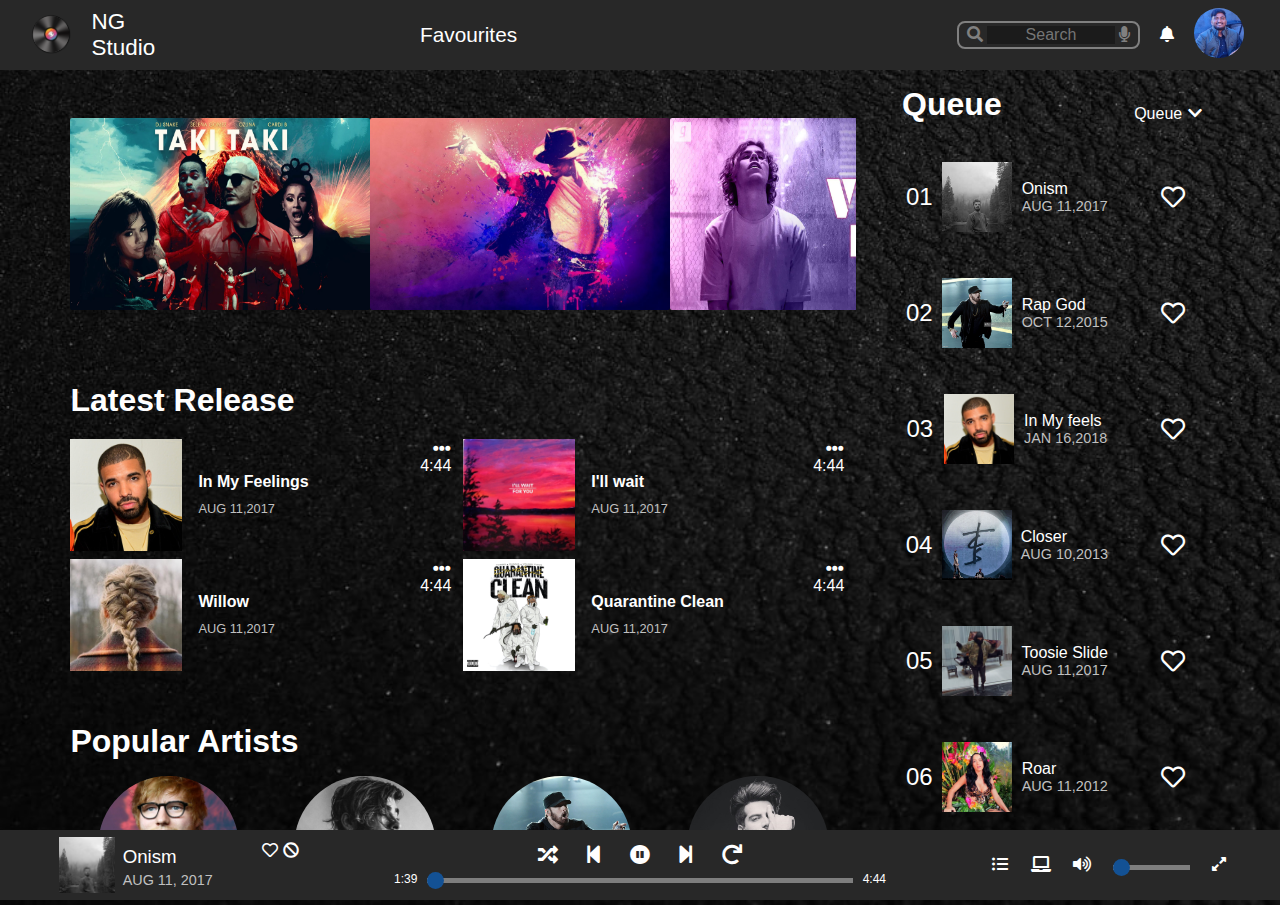
<file: index.html>
<!DOCTYPE html>
<html lang="en">
	<head>
		<meta charset="UTF-8" />
		<meta http-equiv="X-UA-Compatible" content="IE=edge" />
		<meta name="viewport" content="width=device-width, initial-scale=1.0" />

		<!-- Stylesheet for current page -->
		<link rel="stylesheet" href="./main.css" />
		
		<!-- Stylesheet containing responsive controls of current page -->
		<link rel="stylesheet" href="./main-responsive.css" />
		
		<!-- This stylesheet is just used for icons. All the icons embedded on this page are taken from this stylesheet-->
		<link
			rel="stylesheet"
			href="https://cdnjs.cloudflare.com/ajax/libs/font-awesome/5.15.4/css/all.min.css"
			integrity="sha512-1ycn6IcaQQ40/MKBW2W4Rhis/DbILU74C1vSrLJxCq57o941Ym01SwNsOMqvEBFlcgUa6xLiPY/NS5R+E6ztJQ=="
			crossorigin="anonymous"
			referrerpolicy="no-referrer"
		/>

		<!-- favicon link tag -->
		<link rel="icon" href="./Favicon.png" type="image/x-icon" />
		<title>Naveen Studio</title>
	</head>
	<body>
		<!-- The whole body section is divided in 3 parts nav, main and footer -->
		<!-- Main section further contains two aside parts which further have different sections for diferent content -->
		<!-- The complete layout of the page is controlled with flex only. -->
		<nav>
			<!-- Nav section divides into 2 parts logo section and menu section -->
			<div class="nav-logo-section flex-container">
				<div class="nav-logo">
					<a href="./index.html" style="text-decoration: none; color: white">
					<div class="nav-brand flex-container">
						<img src="./images/music-cd.png" alt="Image not found" class="profile-pic brand-logo round-image">
						<span class="brand-logo-text">NG<br>Studio</span>
					</div>
					</a>
				</div>
				<div style="font-size: 1.3rem;">Favourites</div>
			</div>
			<div class="nav-menu-section flex-container">
				<div class="nav-item">
					<div class="search-container">
						<i class="fas fa-search"></i>
						<input type="text" placeholder="Search" id="search-box" />
						<i class="fas fa-microphone"></i>
					</div>
				</div>
				<div class="nav-item"><i class="fas fa-bell"></i></div>
				<div class="nav-item"><img src="./images/Images/profile-pic.jpeg" alt="Image not found" class="profile-pic round-image"></div>
			</div>
		</nav>

		<main>
			<!-- First part of main section is section 1 which contains all data  -->
			<aside class="aside section1">
				<!-- Here are all sections and every section has different content as mentioned in class names -->
				<section class="page_carousel">
					<img src="./images/carousel_images/1370786.jpg" class="carousel_item carousel_image_1">
					<img src="./images/carousel_images/nbKfMq.jpg" class="carousel_item carousel_image_2">
					<img src="./images/carousel_images/size_l_1630096266.jpg" class="carousel_item carousel_image_3">
				</section>

				<section class="latest-release">
					<h1>Latest Release</h1>
					<div class="main-flex">
						<!-- item -->
						<div class="flex-container">
							<div class="latest_release_album flex-container">
								<div class="album_image album_image_1">
									<div class="overlay-content">
										<i class="fas fa-play"></i>
									</div>
								</div>
								<div class="album_details">
								  <p class="album_title">In My Feelings</p>
								  <p class="album_release">AUG 11,2017</p>
								</div>
							</div>
							<div class="album_duration">
								<input type="checkbox" id="latest-release-checkbox-1"
								/>
								<label for="latest-release-checkbox-1"
								><i class="fas fa-ellipsis-h" style="font-size: large; float: right;"></i></label>
								<p class="album_duration_value">4:44</p>
								<div id="latest_release_dropdown1"
								class="latest_release_dropdown"
								>
								<ul>
									<li>Play now</li>
									<li>Add to queue</li>
									<li>Add to favorite</li>
									<li>Get info</li>
								</ul>
								</div>
							</div>	
						</div>
						<!-- item -->
						<div class="flex-container">
							<div class="latest_release_album flex-container">
								<div class="album_image album_image_2">
									<div class="overlay-content">
										<i class="fas fa-play"></i>
									</div>
								</div>
								<div class="album_details">
								  <p class="album_title">I'll wait</p>
								  <p class="album_release">AUG 11,2017</p>
								</div>
							</div>
							<div class="album_duration">
								<input type="checkbox" id="latest-release-checkbox-2"
								/>
								<label for="latest-release-checkbox-2"
								><i class="fas fa-ellipsis-h" style="font-size: large; float: right;"></i></label>
								<p class="album_duration_value">4:44</p>
								<div
								id="latest_release_dropdown2"
								class="latest_release_dropdown"
								>
								<ul>
									<li>Play now</li>
									<li>Add to queue</li>
									<li>Add to favorite</li>
									<li>Get info</li>
								</ul>
								</div>
							</div>	
						</div>
						<!-- item -->
						<div class="flex-container">
							<div class="latest_release_album flex-container">
								<div class="album_image album_image_3">
									<div class="overlay-content">
										<i class="fas fa-play"></i>
									</div>
								</div>
								<div class="album_details">
								  <p class="album_title">Willow</p>
								  <p class="album_release">AUG 11,2017</p>
								</div>
							</div>
							<div class="album_duration">
								<input type="checkbox" id="latest-release-checkbox-3"
								/>
								<label for="latest-release-checkbox-3"
								><i class="fas fa-ellipsis-h" style="font-size: large; float: right;"></i></label>
								<p class="album_duration_value">4:44</p>
								<div
								id="latest_release_dropdown3"
								class="latest_release_dropdown"
								>
								<ul>
									<li>Play now</li>
									<li>Add to queue</li>
									<li>Add to favorite</li>
									<li>Get info</li>
								</ul>
								</div>
							</div>	
						</div>
						<!-- item -->
						<div class="flex-container">
							<div class="latest_release_album flex-container">
								<div class="album_image album_image_4">
									<div class="overlay-content">
										<i class="fas fa-play"></i>
									</div>
								</div>
								<div class="album_details">
								  <p class="album_title">Quarantine Clean</p>
								  <p class="album_release">AUG 11,2017</p>
								</div>
							</div>
							<div class="album_duration">
								<input type="checkbox" id="latest-release-checkbox-4"
								/>
								<label for="latest-release-checkbox-4"
								><i class="fas fa-ellipsis-h" style="font-size: large; float: right;"></i></label>
								<p class="album_duration_value">4:44</p>
								<div
								id="latest_release_dropdown4"
								class="latest_release_dropdown"
								>
								<ul>
									<li>Play now</li>
									<li>Add to queue</li>
									<li>Add to favorite</li>
									<li>Get info</li>
								</ul>
								</div>
							</div>	
						</div>
					</div>
				</section>

				<section class="popular-artists">
					<h1>Popular Artists</h1>
					<div class="flex-container">
						<!-- item -->
                        <div class="artist-card">
							<a href="./artist.html">
								<div class="artist-card-image-container">
									<img src="./images/Images/popular-artist-1.jpg" alt="Can't find image">
									<div class="overlay-content">
										<i class="fas fa-play"></i>
									</div>
								</div>
								<h3>Ed Sheeran</h3>                                
							</a>
						</div>
						<!-- item -->
                        <div class="artist-card">
							<a href="./artist.html">
								<div class="artist-card-image-container">
									<img src="./images/Images/popular-artist-2.jpeg" alt="Can't find image">
									<div class="overlay-content">
										<i class="fas fa-play"></i>
									</div>
								</div>
								<h3>Zayn Malik</h3>                                
							</a>
						</div>
						<!-- item -->
                        <div class="artist-card">
							<a href="./artist.html">
								<div class="artist-card-image-container">
									<img src="./images/Images/popular-artist-3.jpg" alt="Can't find image">
									<div class="overlay-content">
										<i class="fas fa-play"></i>
									</div>
								</div>
								<h3>Eminem</h3>                                
							</a>
						</div>
						<!-- item -->
                        <div class="artist-card">
							<a href="./artist.html">
								<div class="artist-card-image-container">
									<img src="./images/Images/popular-artist-4.jpg" alt="Can't find image">
									<div class="overlay-content">
										<i class="fas fa-play"></i>
									</div>
								</div>
								<h3>Singga</h3>                                
							</a>
						</div>
						<!-- item -->
                        <div class="artist-card">
							<a href="./artist.html">
								<div class="artist-card-image-container">
									<img src="./images/Images/popular-artist-5.jpg" alt="Can't find image">
									<div class="overlay-content">
										<i class="fas fa-play"></i>
									</div>
								</div>
								<h3>Shirley Setia</h3>                                
							</a>
						</div>
						<!-- item -->
                        <div class="artist-card">
							<a href="./artist.html">
								<div class="artist-card-image-container">
									<img src="./images/Images/popular-artist-6.jpg" alt="Can't find image">
									<div class="overlay-content">
										<i class="fas fa-play"></i>
									</div>
								</div>
								<h3>The Chainsmokers</h3>                                
							</a>
						</div>
						<!-- item -->
                        <div class="artist-card">
							<a href="./artist.html">
								<div class="artist-card-image-container">
									<img src="./images/Images/popular-artist-7.jpg" alt="Can't find image">
									<div class="overlay-content">
										<i class="fas fa-play"></i>
									</div>
								</div>
								<h3>Drake</h3>                                
							</a>
						</div>
					</div>
				</section>

				<section>
					<div class="flex-container music-station">
						<!-- item -->
						<div class="station-logo">
							<div class="station-last-background"></div>
							<div class="station-middle-background"></div>
							<div class="station-first-background">
								<div class="station-foreground">
									<img src="./images/Images/gramophone.png" class="station-logo-image">
									<div class="station-text">Stations</div>
								</div>
							</div>
						</div>
						<!-- item -->
						<div class="radio-station-item round-image rs-item-1">
							<div class="overlay-content">
								Love
							</div>
						</div>
						<!-- item -->
						<div class="radio-station-item round-image rs-item-2">
							<div class="overlay-content">
								Chill
							</div>
						</div>
						<!-- item -->
						<div class="radio-station-item round-image rs-item-3">
							<div class="overlay-content">
								Party
							</div>
						</div>
						<!-- item -->
						<div class="radio-station-item round-image rs-item-4">
							<div class="overlay-content">
								Pop
							</div>
						</div>
						<!-- item -->
						<div class="radio-station-item round-image rs-item-5">
							<div class="overlay-content">
								Retro
							</div>
						</div>
						<!-- item -->
						<div class="radio-station-item round-image rs-item-6">
							<div class="overlay-content">
								Gym
							</div>
						</div>
					</div>
				</section>

				<section class="music-genres flex-container">
					<div class="music-genre-card">
						<div class="overlay-content">
							Party
						</div>
						<img src="./images/Images/genre-party.jpg">
					</div>
					<div class="music-genre-card">
						<div class="overlay-content">
							Road Trip
						</div>
						<img src="./images/Images/genre-road.jpg">
					</div>
					<div class="music-genre-card">
						<div class="overlay-content">
							Electronic
						</div>
						<img src="./images/Images/genre-electronic.jpg">
					</div>
				</section>

				<section class="latest-music english-music">
					<!-- Here every song is wrapped in a song-card class -->
					<h1>Latest English</h1>
					<div class="flex-container">
						<div class="song-card">
							<div class="song-image">
								<div class="overlay-fade-content">
									<i class="fas fa-play"></i>
								</div>
								<img src="./images/Images/latest-release-1.jpeg" alt="Can't find image">
							</div>
							<div class="song-details">
								<h3>Onism</h3>
								<p>AUG 11, 2017</p>
							</div>
						</div>
						<div class="song-card">
							<div class="song-image">
								<div class="overlay-fade-content">
									<i class="fas fa-play"></i>
								</div>
								<img src="./images/Images/dynamite.jpg" alt="Can't find image">
							</div>
							<div class="song-details">
								<h3>Dynamite</h3>
								<p>AUG 11, 2017</p>
							</div>
						</div>
						<div class="song-card">
							<div class="song-image">
								<div class="overlay-fade-content">
									<i class="fas fa-play"></i>
								</div>
								<img src="./images/Images/falling.jpg" alt="Can't find image">
							</div>
							<div class="song-details">
								<h3>Falling</h3>
								<p>AUG 11, 2017</p>
							</div>
						</div>
						<div class="song-card">
							<div class="song-image">
								<div class="overlay-fade-content">
									<i class="fas fa-play"></i>
								</div>
								<img src="./images/Images/qurantine clean.jpg" alt="Can't find image">
							</div>
							<div class="song-details">
								<h3>Quarantine Clean</h3>
								<p>AUG 11, 2017</p>
							</div>
						</div>
						<div class="song-card">
							<div class="song-image">
								<div class="overlay-fade-content">
									<i class="fas fa-play"></i>
								</div>
								<img src="./images/Images/Weeknd.jpg" alt="Can't find image">
							</div>
							<div class="song-details">
								<h3>Weekend</h3>
								<p>AUG 11, 2017</p>
							</div>
						</div>
						<div class="song-card">
							<div class="song-image">
								<div class="overlay-fade-content">
									<i class="fas fa-play"></i>
								</div>
								<img src="./images/Images/willow.jpeg" alt="Can't find image">
							</div>
							<div class="song-details">
								<h3>Willow</h3>
								<p>AUG 11, 2017</p>
							</div>
						</div>
					</div>
				</section>

				<section class="latest-music hindi-music">
					<!-- Here every song is wrapped in a song-card class -->
					<h1>Latest Hindi</h1>
					<div class="flex-container">
						<div class="song-card">
							<div class="song-image">
								<div class="overlay-fade-content">
									<i class="fas fa-play"></i>
								</div>
								<img src="./images/Images/tere sang yara.jpg" alt="Can't find image">
							</div>
							<div class="song-details">
								<h3>Tere Sang Yara</h3>
								<p>AUG 11, 2017</p>
							</div>
						</div>
						<div class="song-card">
							<div class="song-image">
								<div class="overlay-fade-content">
									<i class="fas fa-play"></i>
								</div>
								<img src="./images/Images/kaun tujhe.jpg" alt="Can't find image">
							</div>
							<div class="song-details">
								<h3>Kaun Tujhe</h3>
								<p>AUG 11, 2017</p>
							</div>
						</div>
						<div class="song-card">
							<div class="song-image">
								<div class="overlay-fade-content">
									<i class="fas fa-play"></i>
								</div>
								<img src="./images/Images/tera ban jaunga.jpg" alt="Can't find image">
							</div>
							<div class="song-details">
								<h3>Tera Ban Jaunga</h3>
								<p>AUG 11, 2017</p>
							</div>
						</div>
						<div class="song-card">
							<div class="song-image">
								<div class="overlay-fade-content">
									<i class="fas fa-play"></i>
								</div>
								<img src="./images/Images/baarish.jpeg" alt="Can't find image">
							</div>
							<div class="song-details">
								<h3>Baarish</h3>
								<p>AUG 11, 2017</p>
							</div>
						</div>
						<div class="song-card">
							<div class="song-image">
								<div class="overlay-fade-content">
									<i class="fas fa-play"></i>
								</div>
								<img src="./images/Images/galiyaan.jpg" alt="Can't find image">
							</div>
							<div class="song-details">
								<h3>Galiyaan</h3>
								<p>AUG 11, 2017</p>
							</div>
						</div>
						<div class="song-card">
							<div class="song-image">
								<div class="overlay-fade-content">
									<i class="fas fa-play"></i>
								</div>
								<img src="./images/Images/galiyaan.jpg" alt="Can't find image">
							</div>
							<div class="song-details">
								<h3>Humdard</h3>
								<p>AUG 11, 2017</p>
							</div>
						</div>
					</div>
				</section>

			</aside>

			<!-- Here one section of the page completes and second section of page starts -->
			<!-- The input checkbox is just used for toggling the side panel in smaller screens -->
			<!-- On smaller screens the complete section 2 becomes a side panel and does not cover the space of main page -->
			<input type="checkbox" id="side-panel">
			<label for="side-panel" id="show_me"><i class="fas fa-chevron-left"></i></label>

			<!-- Section 2 starts here -->
			<aside class="aside section2">
				<!-- This panel close button is meant for closing the side panel on the smaller screens -->
				<div class="panel-close">
					<label for="side-panel"><i class="fas fa-times"></i></label>
				</div>

				<!-- The complete side panel is wrapped in a single flex and all the items are arranged in a fancy manner -->

				<!-- This is the header of section 2 -->
				<div class="queue-header">
					<h1>Queue</h1>
					<div class="queue-dropdown">
						<input type="checkbox" id="queue-menu">
						<label for="queue-menu">
							Queue<i class="fas fa-chevron-down"></i>
						</label>
						<div class="queue-dropdown-menu">
							<ul>
								<li>Playlists</li>
								<li>Favourite Songs</li>
								<li><label for="queue-menu">Close</label></li>
							</ul>
						</div>
					</div>
				</div>

				<!-- All the items further described below with class name = "queue-item" are queue items which are displayed on side panel  -->
				<div class="queue-item">
					<div class="queue-item-left">
						<h2 class="song-number">
							01
						</h2>
						<div class="queue-song-image">
							<div class="overlay-content">
								<i class="fas fa-play"></i>
							</div>
							<img src="./images/Images/latest-release-1.jpeg" alt="Can't find Image">
						</div>
						<div class="queue-song-details">
						  <p class="song-title">Onism</p>
						  <p class="song-release">AUG 11,2017</p>
						</div>
					</div>
					<div class="queue-item-right">
						<i class="far fa-heart"></i>
					</div>
				</div>
				<div class="queue-item">
					<div class="queue-item-left">
						<h2 class="song-number">
							02						</h2>
						<div class="queue-song-image">
							<div class="overlay-content">
								<i class="fas fa-play"></i>
							</div>
							<img src="./images/Images/popular-artist-3.jpg" alt="Can't find Image">
						</div>
						<div class="queue-song-details">
						  <p class="song-title">Rap God</p>
						  <p class="song-release">OCT 12,2015</p>
						</div>
					</div>
					<div class="queue-item-right">
						<i class="far fa-heart"></i>
					</div>
				</div><div class="queue-item">
					<div class="queue-item-left">
						<h2 class="song-number">
							03
						</h2>
						<div class="queue-song-image">
							<div class="overlay-content">
								<i class="fas fa-play"></i>
							</div>
							<img src="./images/Images/popular-artist-7.jpg" alt="Can't find Image">
						</div>
						<div class="queue-song-details">
						  <p class="song-title">In My feels</p>
						  <p class="song-release">JAN 16,2018</p>
						</div>
					</div>
					<div class="queue-item-right">
						<i class="far fa-heart"></i>
					</div>
				</div><div class="queue-item">
					<div class="queue-item-left">
						<h2 class="song-number">
							04
						</h2>
						<div class="queue-song-image">
							<div class="overlay-content">
								<i class="fas fa-play"></i>
							</div>
							<img src="./images/Images/popular-artist-6.jpg" alt="Can't find Image">
						</div>
						<div class="queue-song-details">
						  <p class="song-title">Closer</p>
						  <p class="song-release">AUG 10,2013</p>
						</div>
					</div>
					<div class="queue-item-right">
						<i class="far fa-heart"></i>
					</div>
				</div><div class="queue-item">
					<div class="queue-item-left">
						<h2 class="song-number">
							05
						</h2>
						<div class="queue-song-image">
							<div class="overlay-content">
								<i class="fas fa-play"></i>
							</div>
							<img src="./images/Images/toosie slide.jpg" alt="Can't find Image">
						</div>
						<div class="queue-song-details">
						  <p class="song-title">Toosie Slide</p>
						  <p class="song-release">AUG 11,2017</p>
						</div>
					</div>
					<div class="queue-item-right">
						<i class="far fa-heart"></i>
					</div>
				</div><div class="queue-item">
					<div class="queue-item-left">
						<h2 class="song-number">
							06
						</h2>
						<div class="queue-song-image">
							<div class="overlay-content">
								<i class="fas fa-play"></i>
							</div>
							<img src="./images/Images/roar.jpg" alt="Can't find Image">
						</div>
						<div class="queue-song-details">
						  <p class="song-title">Roar</p>
						  <p class="song-release">AUG 11,2012</p>
						</div>
					</div>
					<div class="queue-item-right">
						<i class="far fa-heart"></i>
					</div>
				</div><div class="queue-item">
					<div class="queue-item-left">
						<h2 class="song-number">
							07
						</h2>
						<div class="queue-song-image">
							<div class="overlay-content">
								<i class="fas fa-play"></i>
							</div>
							<img src="./images/Images/love.jpg" alt="Can't find Image">
						</div>
						<div class="queue-song-details">
						  <p class="song-title">Love Me</p>
						  <p class="song-release">AUG 11,2017</p>
						</div>
					</div>
					<div class="queue-item-right">
						<i class="far fa-heart"></i>
					</div>
				</div><div class="queue-item">
					<div class="queue-item-left">
						<h2 class="song-number">
							08
						</h2>
						<div class="queue-song-image">
							<div class="overlay-content">
								<i class="fas fa-play"></i>
							</div>
							<img src="./images/Images/coldplay.png" alt="Can't find Image">
						</div>
						<div class="queue-song-details">
						  <p class="song-title">Coldplay</p>
						  <p class="song-release">AUG 11,2017</p>
						</div>
					</div>
					<div class="queue-item-right">
						<i class="far fa-heart"></i>
					</div>
				</div><div class="queue-item">
					<div class="queue-item-left">
						<h2 class="song-number">
							09
						</h2>
						<div class="queue-song-image">
							<div class="overlay-content">
								<i class="fas fa-play"></i>
							</div>
							<img src="./images/Images/popular-artist-1.jpg" alt="Can't find Image">
						</div>
						<div class="queue-song-details">
						  <p class="song-title">Shape Of You</p>
						  <p class="song-release">AUG 11,2017</p>
						</div>
					</div>
					<div class="queue-item-right">
						<i class="far fa-heart"></i>
					</div>
				</div><div class="queue-item">
					<div class="queue-item-left">
						<h2 class="song-number">
							10
						</h2>
						<div class="queue-song-image">
							<div class="overlay-content">
								<i class="fas fa-play"></i>
							</div>
							<img src="./images/Images/uptown funk.png" alt="Can't find Image">
						</div>
						<div class="queue-song-details">
						  <p class="song-title">Uptown Funk </p>
						  <p class="song-release">AUG 11,2017</p>
						</div>
					</div>
					<div class="queue-item-right">
						<i class="far fa-heart"></i>
					</div>
			</aside>
		</main>

		<!-- Main section of page completes here and footer starts hereafter main-->

		<footer>
			<!-- The complete footer is divided into 3 parts -->
			<!-- First part contains details of current song -->
			<!-- Second part gives basic controls regarding the current song -->
			<!-- Third part contains some extra controls -->
			<!-- All these controls are just icons and are not working right now -->

			<!-- First Section -->
			<div class="player_song_section">
				<div class="player_image">
					<img src="./images/Images/latest-release-1.jpeg" alt="Cant find image">
				</div>
				<div class="inner-flex">
					<div class="song-details">
						<h3>Onism</h3>
						<p>AUG 11, 2017</p>
					</div>
					<div class="heart-and-ban-icon">
						<span>
							<i class="far fa-heart"></i>
						</span>
						<span>
							<i class="fas fa-ban"></i>
						</span>
					</div>
				</div>
			</div>
			
			<!-- Second Section -->
			<div class="music_player">
				<div class="controls">
					<div><i class="fas fa-random"></i></div>
					<div><i class="fas fa-step-backward"></i></div>
					<div><i class="fas fa-pause-circle"></i></div>
					<div><i class="fas fa-step-forward"></i></div>
					<div><i class="fas fa-redo"></i></div>
				</div>
				<!-- this is the slider -->
				<div id="slider">
					<!-- current time -->
					<div class="time">
						1:39
					</div>
					<div class="slidecontainer">
						<input type="range" min="0" max="100" value="0" class="slider" id="myRange">
					</div>
					<!-- total time -->
					<div class="time">
						4:44
					</div>
				</div>
			</div>

			<!-- Third Section -->
			<div class="extras">
				<div>
					<i class="fas fa-list-ul"></i>
				</div>
				<div>
					<i class="fas fa-laptop"></i>
				</div>
				<div>
					<i class="fas fa-volume-up"></i>
				</div>
				<!-- Slider for showing music volume controls -->
				<div class="slidecontainer" style="width:30%;">
					<input type="range" min="0" max="100" value="0" class="slider" id="myRange" style="margin-top:0px;">
				</div>
				<div>
					<i class="fas fa-expand-alt"></i>
				</div>
			</div>
		</footer>
	</body>
</html>
</file>
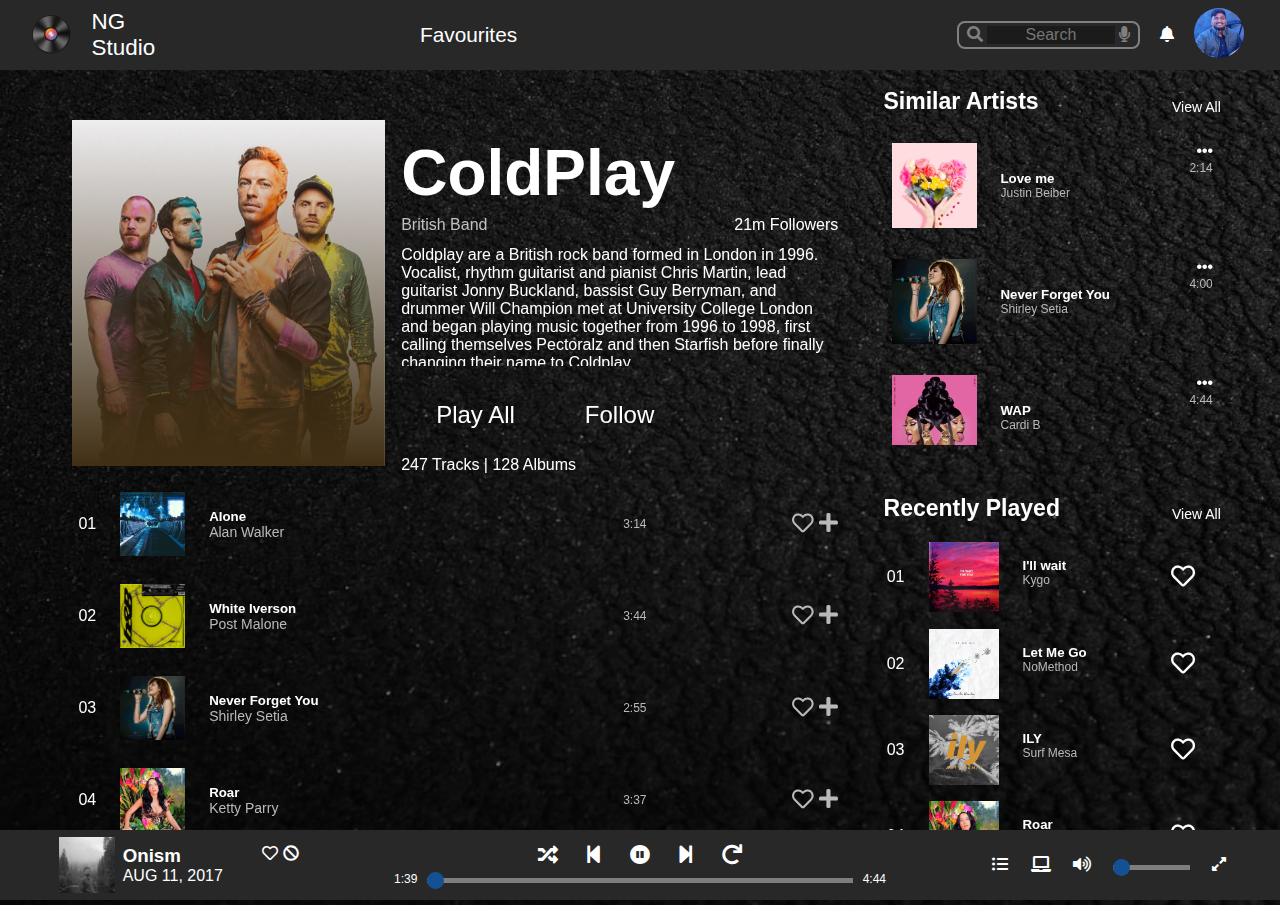
<file: artist.html>
<!DOCTYPE html>
<html lang="en">
	<head>
		<meta charset="UTF-8" />
		<meta http-equiv="X-UA-Compatible" content="IE=edge" />
		<meta name="viewport" content="width=device-width, initial-scale=1.0" />
		
		<!-- Stylesheet for current page -->
		<link rel="stylesheet" href="./artist-playlist.css" />
		
		<!-- Stylesheet containing responsive controls of current page -->
		<link rel="stylesheet" href="./artist-responsive.css" />
		
		<!-- This stylesheet is just used for icons. All the icons embedded on this page are taken from this stylesheet-->
		<link
			rel="stylesheet"
			href="https://cdnjs.cloudflare.com/ajax/libs/font-awesome/5.15.4/css/all.min.css"
			integrity="sha512-1ycn6IcaQQ40/MKBW2W4Rhis/DbILU74C1vSrLJxCq57o941Ym01SwNsOMqvEBFlcgUa6xLiPY/NS5R+E6ztJQ=="
			crossorigin="anonymous"
			referrerpolicy="no-referrer"
		/>
		<!-- favicon link tag -->
		<link rel="icon" href="./Favicon.png" type="image/x-icon" />
		<title>Naveen Studio</title>
	</head>
	<body>
		
		<!-- The whole body section is divided in 3 parts nav, main and footer -->
		<!-- Main section further contains two aside parts which further have different sections for diferent content -->
		<!-- The complete layout of the page is controlled with flex only. -->

		<nav>
			<!-- Nav section divides into 2 parts logo section and menu section -->
			<div class="nav-logo-section flex-container">
				<div class="nav-logo">
					<a href="./index.html" style="text-decoration: none; color: white">
						<div class="nav-brand flex-container">
							<img
								src="./images/music-cd.png"
								alt="Image not found"
								class="profile-pic brand-logo round-image"
							/>
							<span class="brand-logo-text">NG<br />Studio</span>
						</div>
					</a>
				</div>
				<div style="font-size: 1.3rem">Favourites</div>
			</div>
			<div class="nav-menu-section flex-container">
				<div class="nav-item">
					<div class="search-container">
						<i class="fas fa-search"></i>
						<input type="text" placeholder="Search" id="search-box" />
						<i class="fas fa-microphone"></i>
					</div>
				</div>
				<div class="nav-item"><i class="fas fa-bell"></i></div>
				<div class="nav-item">
					<img
						src="./images/Images/profile-pic.jpeg"
						alt="Image not found"
						class="profile-pic round-image"
					/>
				</div>
			</div>
		</nav>
		
		<!-- Nav finishes here -->
		<!-- Main starts from here-->
		<main>
			<!-- First part of main section is section 1 which contains all data  -->
			<aside class="aside section1">
				<!-- Section 1 starts here -->

				<section class="bigbox">
					<!-- Here the details of current artist and its songs are provided -->
					<!-- This box is divided in two parts 1 contain image and other part contains all the details -->
					<div class="bigbox-image-section"></div>
					<div class="bigbox-detail">
						<div class="description-part">
							<div class="song-name-main">
								<h1>ColdPlay</h1>
							</div>
							<div class="followers">21m Followers</div>
							<p class="author">British Band</p>
							<p class="desc">
								Coldplay are a British rock band formed in London in 1996.
								Vocalist, rhythm guitarist and pianist Chris Martin, lead
								guitarist Jonny Buckland, bassist Guy Berryman, and drummer Will
								Champion met at University College London and began playing
								music together from 1996 to 1998, first calling themselves
								Pectoralz and then Starfish before finally changing their name
								to Coldplay
							</p>
						</div>
						<div class="action-part">
							<div class="btns">
								<div><button>Play All</button></div>
								<div><button>Follow</button></div>
							</div>
							<p>247 Tracks | 128 Albums</p>
						</div>
					</div>
					<!-- Big Box finishes -->
				</section>

				<!-- The playlists of current artist are displayed in this section -->
				<div class="playlist-items">
					<!-- playlist item -->
					<div class="playlist-item">
						<!-- All playlist items are divided in three parts left, middle and right -->
						<div class="left">
							<div>01</div>
							<div>
								<img src="./images/Images/playlist-2.jpg" />
								<div class="play-btn">
									<i class="fas fa-play"></i>
								</div>
							</div>
							<div>
								<h5>Alone</h5>
								<p>Alan Walker</p>
							</div>
						</div>
						<div class="center">3:14</div>
						<div class="right">
							<div>
								<i class="far fa-heart"></i>
							</div>
							<div>
								<i class="fas fa-plus"></i>
							</div>
						</div>
					</div>
					<!-- playlist item -->
					<div class="playlist-item">
						<div class="left">
							<div>02</div>
							<div>
								<img src="./images/Images/playlist-3.jpg" />
								<div class="play-btn">
									<i class="fas fa-play"></i>
								</div>
							</div>
							<div>
								<h5>White Iverson</h5>
								<p>Post Malone</p>
							</div>
						</div>
						<div class="center">3:44</div>
						<div class="right">
							<div>
								<i class="far fa-heart"></i>
							</div>
							<div>
								<i class="fas fa-plus"></i>
							</div>
						</div>
					</div>
					<!-- playlist item -->
					<div class="playlist-item">
						<div class="left">
							<div>03</div>
							<div>
								<img src="./images/Images/popular-artist-5.jpg" />
								<div class="play-btn">
									<i class="fas fa-play"></i>
								</div>
							</div>
							<div>
								<h5>Never Forget You</h5>
								<p>Shirley Setia</p>
							</div>
						</div>
						<div class="center">2:55</div>
						<div class="right">
							<div>
								<i class="far fa-heart"></i>
							</div>
							<div>
								<i class="fas fa-plus"></i>
							</div>
						</div>
					</div>
					<!-- playlist item -->
					<div class="playlist-item">
						<div class="left">
							<div>04</div>
							<div>
								<img src="./images/Images/roar.jpg" />
								<div class="play-btn">
									<i class="fas fa-play"></i>
								</div>
							</div>
							<div>
								<h5>Roar</h5>
								<p>Ketty Parry</p>
							</div>
						</div>
						<div class="center">3:37</div>
						<div class="right">
							<div>
								<i class="far fa-heart"></i>
							</div>
							<div>
								<i class="fas fa-plus"></i>
							</div>
						</div>
					</div>
					<!-- playlist item -->
					<div class="playlist-item">
						<div class="left">
							<div>05</div>
							<div>
								<img src="./images/Images/let me go.jpg" />
								<div class="play-btn">
									<i class="fas fa-play"></i>
								</div>
							</div>
							<div>
								<h5>Let Me Go</h5>
								<p>No Method</p>
							</div>
						</div>
						<div class="center">3:27</div>
						<div class="right">
							<div>
								<i class="far fa-heart"></i>
							</div>
							<div>
								<i class="fas fa-plus"></i>
							</div>
						</div>
					</div>
					<!-- playlist item -->
					<div class="playlist-item">
						<div class="left">
							<div>06</div>
							<div>
								<img src="./images/Images/playlist-3.jpg" />
								<div class="play-btn">
									<i class="fas fa-play"></i>
								</div>
							</div>
							<div>
								<h5>Deja Vu</h5>
								<p>Post Malone & Justin Beiber</p>
							</div>
						</div>
						<div class="center">4:31</div>
						<div class="right">
							<div>
								<i class="far fa-heart"></i>
							</div>
							<div>
								<i class="fas fa-plus"></i>
							</div>
						</div>
					</div>
					<!-- playlist item -->
					<div class="playlist-item">
						<div class="left">
							<div>07</div>
							<div>
								<img src="./images/Images/playlist-1.jpg" />
								<div class="play-btn">
									<i class="fas fa-play"></i>
								</div>
							</div>
							<div>
								<h5>Pysco</h5>
								<p>Post Malone</p>
							</div>
						</div>
						<div class="center">3:28</div>
						<div class="right">
							<div>
								<i class="far fa-heart"></i>
							</div>
							<div>
								<i class="fas fa-plus"></i>
							</div>
						</div>
					</div>
					<!-- playlist item -->
					<div class="playlist-item">
						<div class="left">
							<div>08</div>
							<div>
								<img src="./images/Images/playlist-1.jpg" />
								<div class="play-btn">
									<i class="fas fa-play"></i>
								</div>
							</div>
							<div>
								<h5>Rockstar</h5>
								<p>Post Malone & 21 Savage</p>
							</div>
						</div>
						<div class="center">3:48</div>
						<div class="right">
							<div>
								<i class="far fa-heart"></i>
							</div>
							<div>
								<i class="fas fa-plus"></i>
							</div>
						</div>
					</div>
					<!-- playlist item -->
					<div class="playlist-item">
						<div class="left">
							<div>09</div>
							<div>
								<img src="./images/Images/playlist-4.jpg" />
								<div class="play-btn">
									<i class="fas fa-play"></i>
								</div>
							</div>
							<div>
								<h5>Blinding Lights</h5>
								<p>Weeknd</p>
							</div>
						</div>
						<div class="center">3:20</div>
						<div class="right">
							<div>
								<i class="far fa-heart"></i>
							</div>
							<div>
								<i class="fas fa-plus"></i>
							</div>
						</div>
					</div>
					<!-- playlist item -->
					<div class="playlist-item">
						<div class="left">
							<div>10</div>
							<div>
								<img src="./images/Images/playlist-4.jpg" />
								<div class="play-btn">
									<i class="fas fa-play"></i>
								</div>
							</div>
							<div>
								<h5>Alone Again</h5>
								<p>Weeknd</p>
							</div>
						</div>
						<div class="center">4:10</div>
						<div class="right">
							<div>
								<i class="far fa-heart"></i>
							</div>
							<div>
								<i class="fas fa-plus"></i>
							</div>
						</div>
					</div>
					<!-- playlist item -->
					<div class="playlist-item">
						<div class="left">
							<div>11</div>
							<div>
								<img src="./images/Images/love.jpg" />
								<div class="play-btn">
									<i class="fas fa-play"></i>
								</div>
							</div>
							<div>
								<h5>Love Me</h5>
								<p>Justin Beiber</p>
							</div>
						</div>
						<div class="center">4:00</div>
						<div class="right">
							<div>
								<i class="far fa-heart"></i>
							</div>
							<div>
								<i class="fas fa-plus"></i>
							</div>
						</div>
					</div>
					<!-- playlist item -->
					<div class="playlist-item">
						<div class="left">
							<div>12</div>
							<div>
								<img src="./images/Images/toosie slide.jpg" />
								<div class="play-btn">
									<i class="fas fa-play"></i>
								</div>
							</div>
							<div>
								<h5>Toosie Slide</h5>
								<p>Drake</p>
							</div>
						</div>
						<div class="center">3:31</div>
						<div class="right">
							<div>
								<i class="far fa-heart"></i>
							</div>
							<div>
								<i class="fas fa-plus"></i>
							</div>
						</div>
					</div>
				</div>
			</aside>

			<!-- Here one section of the page completes and second section of page starts -->
			<!-- The input checkbox is just used for toggling the side panel in smaller screens -->
			<!-- On smaller screens the complete section 2 becomes a side panel and does not cover the space of main page -->

			<input type="checkbox" id="side-panel">
			<label for="side-panel" id="show_me"><i class="fas fa-chevron-left"></i></label>

			<!-- Section 2 starts here -->
			<aside class="aside section2">
				<!-- similar class will be applicable to both similar artists and recently played -->
				<div class="panel-close">
					<label for="side-panel"><i class="fas fa-times"></i></label>
				</div>
				<div class="similar">
					<!-- section heading, which also contains the view all button -->
					<div class="section-heading">
						<h1>Similar Artists</h1>
						<div class="view-all-button">View All</div>
					</div>
					<!-- list is the container for the contents of similar artists -->
					<div class="list">
						<!-- item -->
						<div class="list-item">
							<div class="list-item-section1">
								<div class="small-song-image">
									<img src="./images/Images/love.jpg" />
									<div class="play-btn">
										<i class="fas fa-play"></i>
									</div>
								</div>
								<div>
									<h5>Love me</h5>
									<p class="author-name">Justin Beiber</p>
								</div>
							</div>
							<div class="extra">
								<div>
									<i class="fas fa-ellipsis-h"></i>
								</div>
								<p class="author-name">2:14</p>
							</div>
						</div>
						<!-- item -->
						<div class="list-item">
							<div class="list-item-section1">
								<div class="small-song-image">
									<img src="./images/Images/popular-artist-5.jpg" />
									<div class="play-btn">
										<i class="fas fa-play"></i>
									</div>
								</div>
								<div>
									<h5>Never Forget You</h5>
									<p class="author-name">Shirley Setia</p>
								</div>
							</div>
							<div class="extra">
								<div>
									<i class="fas fa-ellipsis-h"></i>
								</div>
								<p class="author-name">4:00</p>
							</div>
						</div>
						<!-- item -->
						<div class="list-item">
							<div class="list-item-section1">
								<div class="small-song-image">
									<img src="./images/Images/shit.png" />
									<div class="play-btn">
										<i class="fas fa-play"></i>
									</div>
								</div>
								<div>
									<h5>WAP</h5>
									<p class="author-name">Cardi B</p>
								</div>
							</div>
							<div class="extra">
								<div>
									<i class="fas fa-ellipsis-h"></i>
								</div>
								<p class="author-name">4:44</p>
							</div>
						</div>
					</div>
				</div>
				<div class="similar">
					<!-- section headings, which also contains the view all button -->
					<div class="section-heading">
						<h1>Recently Played</h1>
						<div class="view-all-button">View All</div>
					</div>
					<!-- again list is a container for all the contents of recently played section -->
					<div class="list recently-played">
						<!-- item -->
						<div class="list-item">
							<div class="list-item-section1">
								<div>01</div>
								<div
									class="small-song-image x-small-song-image"
									style="margin-left: 1.5rem"
								>
									<img src="./images/Images/I'll Wait.jpg" />
									<div class="play-btn">
										<i class="fas fa-play"></i>
									</div>
								</div>
								<div>
									<h5>I'll wait</h5>
									<p class="author-name">Kygo</p>
								</div>
							</div>
							<div class="recent-right">
								<i class="far fa-heart"></i>
							</div>
						</div>
						<div class="list-item">
							<div class="list-item-section1">
								<div>02</div>
								<div
									class="small-song-image x-small-song-image"
									style="margin-left: 1.5rem"
								>
									<img src="./images/Images/let me go.jpg" />
									<div class="play-btn">
										<i class="fas fa-play"></i>
									</div>
								</div>
								<div>
									<h5>Let Me Go</h5>
									<p class="author-name">NoMethod</p>
								</div>
							</div>
							<div class="recent-right">
								<i class="far fa-heart"></i>
							</div>
						</div>
						<div class="list-item">
							<div class="list-item-section1">
								<div>03</div>
								<div
									class="small-song-image x-small-song-image"
									style="margin-left: 1.5rem"
								>
									<img src="./images/Images/ily.jpg" />
									<div class="play-btn">
										<i class="fas fa-play"></i>
									</div>
								</div>
								<div>
									<h5>ILY</h5>
									<p class="author-name">Surf Mesa</p>
								</div>
							</div>
							<div class="recent-right">
								<i class="far fa-heart"></i>
							</div>
						</div>
						<div class="list-item">
							<div class="list-item-section1">
								<div>04</div>
								<div
									class="small-song-image x-small-song-image"
									style="margin-left: 1.5rem"
								>
									<img src="./images/Images/roar.jpg" />
									<div class="play-btn">
										<i class="fas fa-play"></i>
									</div>
								</div>
								<div>
									<h5>Roar</h5>
									<p class="author-name">Ketty Parry</p>
								</div>
							</div>
							<div class="recent-right">
								<i class="far fa-heart"></i>
							</div>
						</div>
						<div class="list-item">
							<div class="list-item-section1">
								<div>05</div>
								<div
									class="small-song-image x-small-song-image"
									style="margin-left: 1.5rem"
								>
									<img src="./images/Images/toosie slide.jpg" />
									<div class="play-btn">
										<i class="fas fa-play"></i>
									</div>
								</div>
								<div>
									<h5>Toosie Slide</h5>
									<p class="author-name">Drake</p>
								</div>
							</div>
							<div class="recent-right">
								<i class="far fa-heart"></i>
							</div>
						</div>
						<div class="list-item">
							<div class="list-item-section1">
								<div>06</div>
								<div
									class="small-song-image x-small-song-image"
									style="margin-left: 1.5rem"
								>
									<img src="./images/Images/uptown funk.png" />
									<div class="play-btn">
										<i class="fas fa-play"></i>
									</div>
								</div>
								<div>
									<h5>Uptown Funk</h5>
									<p class="author-name">Bruno</p>
								</div>
							</div>
							<div class="recent-right">
								<i class="far fa-heart"></i>
							</div>
						</div>
						<div class="list-item">
							<div class="list-item-section1">
								<div>07</div>
								<div
									class="small-song-image x-small-song-image"
									style="margin-left: 1.5rem"
								>
									<img src="./images/Images/baarish.jpeg" />
									<div class="play-btn">
										<i class="fas fa-play"></i>
									</div>
								</div>
								<div>
									<h5>Baarish</h5>
									<p class="author-name">Half Girlfriend</p>
								</div>
							</div>
							<div class="recent-right">
								<i class="far fa-heart"></i>
							</div>
						</div>
						<div class="list-item">
							<div class="list-item-section1">
								<div>08</div>
								<div
									class="small-song-image x-small-song-image"
									style="margin-left: 1.5rem"
								>
									<img src="./images/Images/galiyaan.jpg" />
									<div class="play-btn">
										<i class="fas fa-play"></i>
									</div>
								</div>
								<div>
									<h5>Galliyan</h5>
									<p class="author-name">Ek Villain</p>
								</div>
							</div>
							<div class="recent-right">
								<i class="far fa-heart"></i>
							</div>
						</div>
						<div class="list-item">
							<div class="list-item-section1">
								<div>09</div>
								<div
									class="small-song-image x-small-song-image"
									style="margin-left: 1.5rem"
								>
									<img src="./images/Images/giveme some sunshine.jpg" />
									<div class="play-btn">
										<i class="fas fa-play"></i>
									</div>
								</div>
								<div>
									<h5>All-is-well</h5>
									<p class="author-name">3idiots</p>
								</div>
							</div>
							<div class="recent-right">
								<i class="far fa-heart"></i>
							</div>
						</div>
					</div>
				</div>
			</aside>
		</main>
		<footer>
			<!-- The complete footer is divided into 3 parts -->
			<!-- First part contains details of current song -->
			<!-- Second part gives basic controls regarding the current song -->
			<!-- Third part contains some extra controls -->
			<!-- All these controls are just icons and are not working right now -->

			<!-- First Section -->
			<div class="player_song_section">
				<div class="player_image">
					<img
						src="./images/Images/latest-release-1.jpeg"
						alt="Cant find image"
					/>
				</div>
				<div class="inner-flex">
					<div class="song-details">
						<h3>Onism</h3>
						<p>AUG 11, 2017</p>
					</div>
					<div class="heart-and-ban-icon">
						<span>
							<i class="far fa-heart"></i>
						</span>
						<span>
							<i class="fas fa-ban"></i>
						</span>
					</div>
				</div>
			</div>

			<!-- Second Section -->
			<div class="music_player">
				<div class="controls">
					<div><i class="fas fa-random"></i></div>
					<div><i class="fas fa-step-backward"></i></div>
					<div><i class="fas fa-pause-circle"></i></div>
					<div><i class="fas fa-step-forward"></i></div>
					<div><i class="fas fa-redo"></i></div>
				</div>
				<!-- this is the slider -->
				<div id="slider">
					<!-- current time -->
					<div class="time">1:39</div>
					<div class="slidecontainer">
						<input
							type="range"
							min="0"
							max="100"
							value="0"
							class="slider"
							id="myRange"
						/>
					</div>
					<!-- total time -->
					<div class="time">4:44</div>
				</div>
			</div>

			<!-- Third Section -->
			<div class="extras">
				<div>
					<i class="fas fa-list-ul"></i>
				</div>
				<div>
					<i class="fas fa-laptop"></i>
				</div>
				<div>
					<i class="fas fa-volume-up"></i>
				</div>
				<!-- Slider for showing music volume controls -->
				<div class="slidecontainer" style="width: 30%">
					<input
						type="range"
						min="0"
						max="100"
						value="0"
						class="slider"
						id="myRange"
						style="margin-top: 0px"
					/>
				</div>
				<div>
					<i class="fas fa-expand-alt"></i>
				</div>
			</div>
		</footer>
	</body>
</html>
</file>
<file: main.css>
/* Setting margins, paddings and box-sizing settings for all the elements */
* {
	margin: 0;
	padding: 0;
	box-sizing: border-box;
	font-family: Arial, Helvetica, sans-serif;
}

/* Font size will be reduced on 1068px device and lower */
@media only screen and (max-width: 1068px) {
	html {
		font-size: 12px;
	}
}

body {
	background-color: #1b1b1b;
	color: #fff;
	background-image: url("./images/background.jfif");
	background-size: cover;
}

/* Some general classes which are reused everywhere on page wherever needed */
.horizontal-list {
	list-style: none;
}

.horizontal-list li {
	display: inline-block;
}

a {
	text-decoration: none;
}

a:link {
	color: white;
}

a:visited {
	color: white;
}

a:hover {
	color: white;
}

a:active {
	color: white;
}

.flex-container {
	display: flex;
	display: -ms-flexbox;
	flex-wrap: wrap;
}

.round-image {
	border-radius: 50%;
}

input[type="checkbox"] {
	display: none;
}
/* General classes end here */

/* Nav Started Here*/
nav {
	display: flex;
	justify-content: space-between;
	align-items: center;
	height: 70px;
	width: 100%;
	padding: 0 2%;
	position: sticky;
	background-color: #282828;
	top: 0;
	z-index: 1;
}

.nav-logo-section {
	align-items: center;
	justify-content: space-between;
	width: 40%;
}

.brand-logo-text {
	font-size: 1.4rem;
	margin-left: 1rem;
}

.nav-menu-section {
	justify-content: space-between;
	align-items: center;
}

.nav-item {
	margin: 0 10px;
}

.search-container {
	padding: 3px 8px;
	font-size: 1rem;
	border: 2px solid grey;
	color: grey;
	border-radius: 8px;
	width: fit-content;
}

#search-box {
	border: none;
	background-color: #1b1b1b;
	color: white;
	text-align: center;
	font-size: 1rem;
	width: 10vw;
}

#search-box:focus {
	outline: none;
}

.profile-pic {
	height: 50px;
}

.brand-logo {
	animation: rotate-image 5s linear infinite;
}
/* Animation which rotates the disc continuosly which is present in navigation logo */
@keyframes rotate-image {
	from {
		transform: rotate(0);
	}
	to {
		transform: rotate(360deg);
	}
}

/* Nav Ended Here */

/* Main Start Here */
main {
	margin: 0 4%;
	display: flex;
}

main section {
	margin: 3rem 0 1rem;
}

main section > h1 {
	margin-bottom: 1rem;
}

/* Section1 */
.section1 {
	flex-basis: 70%;
	height: calc(100vh - 135px);
	overflow: scroll;
	overflow-x: hidden;
	padding: 0 1.2rem;
}

/* overflow should be scrollable but the scroll bar should be hidden*/
.section1::-webkit-scrollbar {
	display: none;
}

/* Carousel Section */

.page_carousel {
	position: relative;
	margin: 3% 0;
	height: 240px;
	width: 100%;
	display: flex;
	flex-direction: column;
	flex-wrap: wrap;
	justify-content: center;
	align-items: center;
	transition: all 1s;
	z-index: 1;
}

.page_carousel {
	-ms-overflow-style: none;
	scrollbar-width: none;
	overflow-x: scroll;
}

.page_carousel::-webkit-scrollbar {
	display: none;
}

.carousel_item {
	width: 30%;
	min-width: 300px;
	height: 80%;
	transition: all 0.3s;
	z-index: 2;
	border-radius: 2px;
}

.page_carousel:hover .carousel_item {
	transform: scale(0.92);
	opacity: 0.5;
}

.page_carousel .carousel_item:hover {
	opacity: 1;
	z-index: 3;
	transform: scale(1.03);
	box-shadow: 0px 0px 6px 0px white;
}

/* Carousel Section ended */

/* Latest Release Section */
.latest-release > .main-flex {
	display: flex;
	flex-wrap: wrap;
}

.latest-release > .main-flex > .flex-container {
	justify-content: space-between;
	flex-basis: 48%;
	flex-grow: 1;
	height: auto;
	margin: 4px 12px 4px 0;
}

.latest_release_album {
	align-items: center;
	justify-content: flex-start;
}

.album_image {
	position: relative;
	height: 7rem;
	width: 7rem;
	background-size: contain;
}

.album_image_1 {
	background-image: url("./images/Images/popular-artist-7.jpg");
}

.album_image_2 {
	background-image: url("./images/Images/I'll Wait.jpg");
}

.album_image_3 {
	background-image: url("./images/Images/willow.jpeg");
}

.album_image_4 {
	background-image: url("./images/Images/qurantine clean.jpg");
}

.overlay-content {
	display: none;
}

.album_image:hover .overlay-content {
	cursor: pointer;
	display: block;
	position: absolute;
	width: 100%;
	height: 100%;
	display: flex;
	align-items: center;
	justify-content: center;
	font-size: 1.5rem;
	background-color: rgba(0, 0, 0, 0.65);
}

.album_details {
	margin-left: 16px;
}

.album_title {
	font-weight: bold;
	margin-bottom: 10px;
}

.album_release {
	font-weight: lighter;
	font-size: 0.8rem;
	color: silver;
}

.album_duration {
	position: relative;
}

.album_duration
	> #latest-release-checkbox-1:checked
	~ #latest_release_dropdown1 {
	display: block;
}

.album_duration
	> #latest-release-checkbox-2:checked
	~ #latest_release_dropdown2 {
	display: block;
}

.album_duration
	> #latest-release-checkbox-3:checked
	~ #latest_release_dropdown3 {
	display: block;
}

.album_duration
	> #latest-release-checkbox-4:checked
	~ #latest_release_dropdown4 {
	display: block;
}

.latest_release_dropdown {
	display: none;
	position: absolute;
	background-color: white;
	width: 140px;
	height: auto;
	top: 20px;
	right: 0;
	z-index: 2;
}

.latest_release_dropdown > ul {
	list-style: none;
	color: black;
}

.latest_release_dropdown > ul > li {
	padding: 8px 12px;
	width: 100%;
	border-bottom: 1px solid #1b1b1b;
	text-align: center;
}
/* Latest Release Section ended */

/* Popular Artist Section */
.popular-artists .flex-container {
	justify-content: space-around;
}

.artist-card {
	text-align: center;
	width: 18%;
	min-width: 90px;
	margin: 0 16px;
}

.artist-card h3 {
	font-weight: lighter;
	margin: 0.5rem 0;
}

.artist-card-image-container {
	overflow: hidden;
	position: relative;
	border-radius: 50%;
}

.artist-card-image-container img {
	display: block;
	width: 100%;
	height: auto;
}

.artist-card-image-container:hover .overlay-content {
	cursor: pointer;
	display: block;
	position: absolute;
	left: 0;
	top: 0;
	width: 100%;
	height: 100%;
	display: flex;
	align-items: center;
	justify-content: center;
	background-image: linear-gradient(
		to top,
		rgba(0, 0, 0, 0.9),
		rgba(0, 0, 0, 0)
	);
	font-size: 2.5rem;
}
/* Popular artists section ended */

/* Music station */

.music-station {
	height: 220px;
	flex-direction: column;
	align-items: center;
	background-image: linear-gradient(to left, #131313, #283847, #131313);
	justify-content: space-around;
	overflow-x: scroll;
}

.music-station {
	-ms-overflow-style: none;
	scrollbar-width: none;
	overflow-y: scroll;
}

.music-station::-webkit-scrollbar {
	display: none;
}

.station-logo {
	position: relative;
	width: 220px;
	height: 220px;
	display: flex;
	align-items: center;
	justify-content: center;
	margin: 0 16px;
}

.station-last-background {
	position: absolute;
	width: 200px;
	height: 120px;
	background-color: yellow;
}

.station-middle-background {
	position: absolute;
	width: 180px;
	height: 140px;
	background-color: yellowgreen;
}

.station-first-background {
	position: absolute;
	width: 160px;
	height: 160px;
	background-color: red;
	text-align: center;
}

.station-logo-image {
	width: 80%;
	height: 80%;
}

.station-text {
	font-size: 1.5rem;
}

.radio-station-item {
	position: relative;
	width: 150px;
	height: 150px;
	overflow: hidden;
	background-size: contain;
	background-position: center;
	margin: 0 16px;
}

.radio-station-item:hover .overlay-content {
	cursor: pointer;
	display: block;
	position: absolute;
	width: 100%;
	height: 100%;
	display: flex;
	align-items: center;
	justify-content: center;
	font-size: 2.5rem;
}

.rs-item-1 {
	background-image: url("./images/Images/love.jpg");
}

.rs-item-1:hover .overlay-content {
	background-image: linear-gradient(
		to top,
		rgba(255, 192, 203, 0.644),
		rgba(255, 255, 255, 0.103)
	);
}

.rs-item-2 {
	background-image: url("./images/Images/office.jpg");
}

.rs-item-2:hover .overlay-content {
	background-image: linear-gradient(
		to top,
		rgba(46, 46, 46, 0.644),
		rgba(255, 255, 255, 0.13)
	);
}

.rs-item-3 {
	background-image: url("./images/Images/party.jpg");
}

.rs-item-3:hover .overlay-content {
	background-image: linear-gradient(
		to top,
		rgba(46, 46, 46, 0.644),
		rgba(255, 255, 255, 0.13)
	);
}

.rs-item-4 {
	background-image: url("./images/Images/pop.jpg");
}

.rs-item-4:hover .overlay-content {
	background-image: linear-gradient(
		to top,
		rgba(58, 56, 150, 0.644),
		rgba(255, 255, 255, 0.13)
	);
}

.rs-item-5 {
	background-image: url("./images/Images/retro.jpg");
}

.rs-item-5:hover .overlay-content {
	background-image: linear-gradient(
		to top,
		rgba(46, 46, 46, 0.644),
		rgba(255, 255, 255, 0.13)
	);
}

.rs-item-6 {
	background-image: url("./images/Images/workout.jpg");
}

.rs-item-6:hover .overlay-content {
	background-image: linear-gradient(
		to top,
		rgba(196, 56, 56, 0.644),
		rgba(255, 255, 255, 0.13)
	);
}

.music-genres {
	justify-content: space-between;
	margin: 3rem 0;
}

.music-genre-card {
	position: relative;
	width: 31.5%;
	height: calc((1.5vh - 1vw) * 10px);
	overflow: hidden;
}

.music-genre-card img {
	width: 100%;
	height: 100%;
	filter: brightness(60%);
	transition: 0.3s;
}

.music-genre-card:hover {
	cursor: pointer;
}

.music-genre-card > .overlay-content {
	display: block;
	position: absolute;
	width: 100%;
	height: 100%;
	display: flex;
	align-items: center;
	justify-content: center;
	font-size: 2rem;
	z-index: 2;
}

.music-genre-card:hover img {
	transform: scale(1.15);
	filter: brightness(90%);
}

.latest-music .flex-container {
	flex-wrap: nowrap;
	justify-content: space-between;
}

.song-card {
	width: 15%;
	min-width: 76px;
}

.song-image {
	position: relative;
}

.song-image img {
	display: block;
	width: 100%;
	height: auto;
}

.song-details h3 {
	font-weight: lighter;
	margin: 4px 0;
}

.song-details p {
	color: silver;
	font-size: 0.9rem;
}

.overlay-fade-content {
	position: absolute;
	width: 100%;
	height: 100%;
	display: flex;
	align-items: center;
	justify-content: center;
	font-size: 2.5rem;
	transition: opacity 0.3s;
	opacity: 0;
}

.song-image:hover .overlay-fade-content {
	cursor: pointer;
	opacity: 1;
	background-color: rgba(0, 0, 0, 0.8);
}

/* Section2 */
#show_me {
	display: none;
	position: fixed;
	right: 0;
	font-size: 3rem;
	padding: 0.5rem 1rem;
	background-color: slategray;
	border-top-left-radius: 12px;
	border-bottom-left-radius: 12px;
}

.section2 {
	flex-basis: 30%;
	height: calc(100vh - 135px);
	overflow: scroll;
	overflow-x: hidden;
	display: flex;
	flex-direction: column;
	align-items: center;
}

.section2::-webkit-scrollbar {
	display: none;
}

.panel-close {
	display: none;
	font-size: 2rem;
	text-align: right;
	margin: 1rem 1rem 0 0;
}

.queue-header {
	display: flex;
	flex-direction: row;
	justify-content: space-between;
	align-items: flex-end;
	width: 94%;
	padding: 0 1rem;
	margin: 1rem 0;
	position: relative;
}

#queue-menu:checked ~ .queue-dropdown-menu {
	display: block;
}

.fa-chevron-down {
	margin-left: 6px;
}

.queue-dropdown-menu {
	display: none;
	position: absolute;
	background-color: white;
	width: 160px;
	height: auto;
	top: 30px;
	right: 0;
	z-index: 2;
}

.queue-dropdown-menu > ul {
	list-style: none;
	color: black;
}

.queue-dropdown-menu > ul > li {
	padding: 16px 8px;
	width: 100%;
	font-weight: bold;
	color: #2323d1;
	border-bottom: 1px solid #1b1b1b;
	text-align: center;
	transition: all 0.2s;
}

.queue-dropdown-menu > ul > li label:hover {
	cursor: pointer;
}

.queue-dropdown-menu > ul > li:last-child {
	color: red;
}

.queue-dropdown-menu > ul > li:hover {
	cursor: pointer;
	padding: 16px 4px;
	font-size: 1.2rem;
	text-shadow: 0px 0px 3px silver;
}

.queue-item {
	display: flex;
	flex-direction: row;
	width: 90%;
	height: 100px;
	padding: 1rem 0.5rem;
	margin: 0.5rem 0;
	justify-content: space-between;
	align-items: center;
	transition: border 0.2s;
}

.queue-item:hover {
	cursor: pointer;
	border: 2px solid white;
}

.queue-item-left {
	display: flex;
	flex-direction: row;
	width: 70%;
	height: 70px;
	justify-content: space-around;
	align-items: center;
}

.song-number {
	font-weight: lighter;
}

.queue-song-image {
	position: relative;
	height: inherit;
}

.queue-song-image img {
	display: block;
	height: inherit;
	width: auto;
}

.queue-song-image:hover .overlay-content {
	cursor: pointer;
	display: block;
	position: absolute;
	left: 0;
	top: 0;
	width: 100%;
	height: 100%;
	display: flex;
	align-items: center;
	justify-content: center;
	background-color: rgba(0, 0, 0, 0.6);
	font-size: 2.5rem;
}

.queue-item-right {
	display: flex;
	align-items: center;
	width: 20%;
	justify-content: center;
	font-size: 1.5rem;
}

.queue-item-right i:hover {
	color: red;
	cursor: pointer;
}

.queue-song-details p:last-child {
	color: silver;
	font-size: 0.9rem;
}

/* Main Ended Here */

/* Footer Started Here */
footer {
	display: flex;
	flex-wrap: nowrap;
	align-items: center;
	justify-content: space-around;
	position: sticky;
	bottom: 0;
	z-index: 10;
	height: 70px;
	width: 100%;
	transition: all 0.2s;
	background-color: #282828;
}

.player_song_section {
	display: flex;
	height: inherit;
	align-items: center;
	width: 20%;
	min-width: 200px;
}

.player_song_section .inner-flex {
	display: flex;
	justify-content: space-between;
	width: 100%;
}

.player_image {
	height: 80%;
	margin: 0 0.5rem 0 1rem;
}

.player_image img {
	height: 100%;
	width: auto;
}

/* 2. Second part of the footer*/
.music_player {
	width: 40%;
	display: flex;
	flex-direction: column;
	align-items: center;
	justify-content: center;
	flex-wrap: nowrap;
}

.controls {
	width: 40%;
	display: flex;
	flex-direction: row;
	justify-content: space-between;
	align-items: center;
	font-size: 20px;
}

#slider {
	width: 100%;
	font-size: 12px;
	display: flex;
	flex-direction: row;
	flex-wrap: nowrap;
	align-items: center;
	justify-content: center;
	margin-top: 5px;
}

.time {
	margin: 0px 10px;
}

.slidecontainer {
	width: 100%;
}

.slider {
	-webkit-appearance: none;
	width: 100%;
	height: 5px;
	background: #d3d3d3;
	outline: none;
	opacity: 0.5;
	transition: opacity 0.2s;
}

.slider:hover {
	opacity: 1;
}

.slider::-webkit-slider-thumb {
	appearance: none;
	width: 17px;
	height: 17px;
	border-radius: 50%;
	background: #007bff;
	cursor: pointer;
}

.slider::-moz-range-thumb {
	width: 25px;
	height: 25px;
	background: #4caf50;
	cursor: pointer;
}

.extras {
	width: 20%;
	display: flex;
	flex-direction: row;
	justify-content: space-around;
	align-items: center;
}

/* Footer Ended Here */
/*# sourceMappingURL=main.css.map */
</file>
<file: main-responsive.css>
@media only screen and (max-width: 1068px) {
  .section1 {
    flex-basis: 100%;
  }
  .song-card {
    margin: 0.5rem;
  }
  #show_me {
    display: block;
    z-index: 5;
  }
  .panel-close {
    display: block;
  }
  #side-panel:checked ~ .section2 {
    display: block;
    right: 0;
  }
  .section2 {
    width: calc(100vw);
    max-width: 400px;
    position: fixed;
    right: -100%;
    transition: right 0.3s;
    border-top: 2px solid silver;
    border-left: 2px solid silver;
    border-bottom: 2px solid silver;
    border-bottom-left-radius: 4px;
    border-top-left-radius: 4px;
    background-color: #1b1b1b;
    z-index: 5;
  }
  .queue-item{margin: auto;}
}

@media only screen and (max-width: 576px) {
  .nav-logo-section {
    width: fit-content;
  }
  .nav-logo-section > div:nth-child(2) {
    display: none;
  }
  .nav-item {
    margin: 0 6px;
  }
  #search-box {
    width: 15vw;
  }
  .profile-pic {
    height: 40px;
  }
  .music-station {
    height: 180px;
  }
  .station-logo {
    width: 180px;
    height: 180px;
  }
  .station-last-background {
    width: 160px;
    height: 80px;
  }
  .station-middle-background {
    width: 140px;
    height: 100px;
  }
  .station-first-background {
    width: 120px;
    height: 120px;
  }
  .radio-station-item {
    width: 120px;
    height: 120px;
  }
  .music-genres {
    margin: 2rem 0;
  }
  .music-genre-card > .overlay-content {
    font-size: 1.5rem;
  }
  .latest-music .flex-container {
    flex-wrap: wrap;
    justify-content: space-around;
  }
  .song-card {
    margin: 1rem;
  }
  .extras {
    display: none;
  }
  .player_song_section {
    width: 40%;
  }
  .music_player {
    width: 60%;
  }
  .section2 {
    max-width: none;
    border-left: none;
  }
}

@media only screen and (max-width: 384px) {
  .nav-item {
    margin: 0 6px;
  }
  .profile-pic {
    height: 35px;
  }
  .album_image {
    height: 5.5rem;
    width: 5.5rem;
  }
  .music-station {
    height: 150px;
  }
  .station-logo {
    width: 150px;
    height: 150px;
  }
  .station-last-background {
    width: 140px;
    height: 60px;
  }
  .station-middle-background {
    width: 120px;
    height: 80px;
  }
  .station-first-background {
    width: 100px;
    height: 100px;
  }
  .station-text {
    font-size: 1.25rem;
  }
  .radio-station-item {
    width: 100px;
    height: 100px;
  }
  .music-genres {
    justify-content: center;
    align-items: center;
  }
  .music-genre-card {
    width: 90%;
    margin: 1.2 rem 0;
  }
  .music-genre-card > .overlay-content {
    font-size: 2.5rem;
  }
  .player_song_section {
    width: fit-content;
    min-width: 0;
  }
  .player_song_section > .inner-flex {
    display: none;
  }
  .music_player {
    width: 80%;
  }
}
/*# sourceMappingURL=main-responsive.css.map */
</file>
<file: artist-playlist.css>
* {
	margin: 0;
	padding: 0;
	box-sizing: border-box;
	font-family: Arial, Helvetica, sans-serif;
}

@media only screen and (max-width: 1068px) {
	html {
		font-size: 12px;
	}
}

body {
	background-color: #1b1b1b;
	color: #fff;
	background-image: url("./images/background.jfif");
	background-size: cover;
	overflow-x: hidden;
	overflow-y: auto;
}

.horizontal-list {
	list-style: none;
}

.horizontal-list li {
	display: inline-block;
}

a {
	text-decoration: none;
}

a:link {
	color: white;
}

a:visited {
	color: white;
}

a:hover {
	color: white;
}

a:active {
	color: white;
}

.flex-container {
	display: flex;
	display: -ms-flexbox;
	flex-wrap: wrap;
}

.overlay-logo {
	position: absolute;
	top: 50%;
	left: 50%;
	transform: translate(-50%, -50%);
	border-radius: 50%;
	height: 100%;
	width: 100%;
	background-color: rgba(192, 6, 6, 0.884);
	display: none;
}

.round-image {
	border-radius: 50%;
}

input[type="checkbox"] {
	display: none;
}

/* Nav Started Here*/
nav {
	display: flex;
	justify-content: space-between;
	align-items: center;
	height: 70px;
	width: 100%;
	background-color: #282828;
	padding: 0 2%;
	position: sticky;
	top: 0;
	z-index: 1;
}

.nav-logo-section {
	align-items: center;
	justify-content: space-between;
	width: 40%;
}

.brand-logo-text {
	font-size: 1.4rem;
	margin-left: 1rem;
}

.nav-menu-section {
	justify-content: space-between;
	align-items: center;
}

.nav-item {
	margin: 0 10px;
}

.search-container {
	padding: 3px 8px;
	font-size: 1rem;
	border: 2px solid grey;
	color: grey;
	border-radius: 8px;
	width: fit-content;
}

#search-box {
	border: none;
	background-color: #1b1b1b;
	color: white;
	text-align: center;
	font-size: 1rem;
	width: 10vw;
}

#search-box:focus {
	outline: none;
}

.profile-pic {
	height: 50px;
}

.brand-logo {
	animation: rotate-image 5s linear infinite;
}

@keyframes rotate-image {
	from {
		transform: rotate(0);
	}
	to {
		transform: rotate(360deg);
	}
}

/* Nav Ended Here */

/* Main Start Here */
main {
	margin: 0 4%;
	display: flex;
}

main section {
	margin: 3rem 0 1rem;
}

/* Section1 */
.section1 {
	flex-basis: 70%;
	height: calc(100vh - 135px);
	overflow: scroll;
	overflow-x: hidden;
	padding: 0 1.2rem;
}

/* overflow should be scrollable but the scroll bar should be hidden*/
.section1::-webkit-scrollbar {
	display: none;
}

.bigbox {
	display: flex;
	flex-direction: row;
	flex-wrap: nowrap;
	height: auto;
	max-height: 350px;
	border: 2px solid transparent;
	transition: all 0.3s;
}

.bigbox:hover {
	border: 1px solid white;
}

.bigbox-image-section {
	width: 40%;
	min-width: 250px;
	background-image: linear-gradient(to bottom, transparent, #412f14),
		url("./images/Images/coldplay.png");
	background-position: top;
	background-size: cover;
}

.bigbox-detail {
	width: 60%;
	height: 100%;
	display: flex;
	flex-direction: column;
	justify-content: center;
	box-sizing: border-box;
	padding: 1rem;
}

.desc {
	max-height: 120px;
	overflow: auto;
}

.desc::-webkit-scrollbar {
	display: none;
}

.song-name-main {
	font-size: 2rem;
	padding-bottom: 6px;
}

.author {
	color: silver;
	padding-bottom: 12px;
}

.followers {
	float: right;
}

.btns {
	display: flex;
	justify-content: flex-start;
}

.btns button {
	color: white;
	width: fit-content;
	padding: 8px 2rem;
	margin-bottom: 1rem;
	font-size: 1.5rem;
	border: 3px solid transparent;
	overflow: visible;
	background-color: transparent;
	transition: all 0.2s;
	position: relative;
}

.btns button:before {
	content: "";
	position: absolute;
	width: calc(100% + 6px);
	height: calc(100% + 6px);
	top: calc(3px / -1);
	left: calc(3px / -1);
	background: linear-gradient(to right, white 0%, white 100%),
		linear-gradient(to top, white 50%, transparent 50%),
		linear-gradient(to top, white 50%, transparent 50%),
		linear-gradient(to right, white 0%, white 100%),
		linear-gradient(to left, white 0%, white 100%);
	background-size: 100% 3px, 3px 200%, 3px 200%, 0% 3px, 0% 3px;
	background-position: 50% 100%, 0% 0%, 100% 0%, 100% 0%, 0% 0%;
	background-repeat: no-repeat, no-repeat;
	transition: transform 0.2s linear, background-position 0.2s linear,
		background-size 0.2s ease-in-out;
	transform: scaleX(0) rotate(0deg);
	transition-delay: 0.4s, 0.2s, 0s;
	z-index: 1;
}

.btns button:hover:before {
	background-size: 200% 3px, 3px 400%, 3px 400%, 55% 3px, 55% 3px;
	background-position: 50% 100%, 0% 100%, 100% 100%, 100% 0%, 0% 0%;
	transform: scaleX(1) rotate(0deg);
	transition-delay: 0s, 0.2s, 0.4s;
}

.action-part {
	padding: 1.5rem 0;
}

.btns button:hover {
	cursor: pointer;
	background-image: linear-gradient(to right, blue, purple);
	color: white;
}

/* particular item in the playlist */
#show_me {
	display: none;
	position: fixed;
	right: 0;
	font-size: 3rem;
	padding: 0.5rem 1rem;
	background-color: slategray;
	border-top-left-radius: 12px;
	border-bottom-left-radius: 12px;
}

.panel-close {
	display: none;
	font-size: 2rem;
	text-align: right;
	margin: 1rem 1rem 0 0;
}

.playlist-item {
	height: 80px;
	display: flex;
	flex-direction: row;
	justify-content: space-between;
	align-items: center;
	margin-bottom: 12px;
	overflow: visible;
	position: relative;
}

.playlist-item:before {
	content: "";
	position: absolute;
	width: calc(100% + 4px);
	height: calc(100% + 4px);
	top: calc(2px / -1);
	left: calc(2px / -1);
	background: linear-gradient(to right, white 0%, white 100%),
		linear-gradient(to top, white 50%, transparent 50%),
		linear-gradient(to top, white 50%, transparent 50%),
		linear-gradient(to right, white 0%, white 100%),
		linear-gradient(to left, white 0%, white 100%);
	background-size: 100% 2px, 2px 200%, 2px 200%, 0% 2px, 0% 2px;
	background-position: 50% 100%, 0% 0%, 100% 0%, 100% 0%, 0% 0%;
	background-repeat: no-repeat, no-repeat;
	transition: transform 0.1s linear, background-position 0.1s linear,
		background-size 0.1s ease-in-out;
	transform: scaleX(0) rotate(0deg);
	transition-delay: 0.2s, 0.1s, 0s;
	z-index: -1;
}

.playlist-item:hover:before {
	background-size: 200% 2px, 2px 400%, 2px 400%, 55% 2px, 55% 2px;
	background-position: 50% 100%, 0% 100%, 100% 100%, 100% 0%, 0% 0%;
	transform: scaleX(1) rotate(0deg);
	transition-delay: 0s, 0.1s, 0.2s;
}

.playlist-item:hover {
	cursor: pointer;
}

/* left part if the playlist item */
.left {
	display: flex;
	flex-direction: row;
	justify-content: flex-start;
	align-items: center;
	width: 50%;
	height: 100%;
	padding: 0 8px;
}

.center {
	display: flex;
	flex-direction: row;
	justify-content: center;
	align-items: center;
	width: min-content;
	height: 100%;
}

.right {
	display: flex;
	flex-direction: row;
	justify-content: center;
	align-items: center;
	width: 50px;
	height: 100%;
	padding-right: 32px;
}

.left > div:nth-child(2) {
	height: 80%;
	min-width: 65px;
	max-width: 65px;
	margin: 0px 24px;
	position: relative;
}

.left > div:nth-child(2) img {
	width: 100%;
	height: 100%;
}

.left > div:nth-child(3) p {
	color: #b9b9b9;
}

/* customizing the play button */
.play-btn {
	background-color: black;
	width: 100%;
	height: 100%;
	position: absolute;
	top: 0%;
	left: 0%;
	opacity: 0;
	display: flex;
	flex-direction: row;
	justify-content: center;
	align-items: center;
	transition: all ease-in-out 0.1s;
}

/* on hover effects */
.play-btn:hover {
	opacity: 0.7;
}

/* adjusting fonts in the playlist items  */
.left div p {
	font-size: 14px;
}

.center {
	font-size: 12px;
	color: #b9b9b9;
}

.right {
	color: #b9b9b9;
	font-size: 1.35rem;
}

.fa-heart:hover {
	color: red;
}

.fa-plus:hover {
	color: dodgerblue;
}

.right div:nth-child(2) {
	margin-left: 27%;
}

.similar {
	height: calc((100vh - 150px) / 2);
	margin-bottom: 2rem;
	overflow: scroll;
	padding: 0.5rem;
}

.similar::-webkit-scrollbar {
	display: none;
}

.section-heading {
	margin-top: 10px;
	position: relative;
	margin-bottom: 12px;
}

.section-heading div,
.section-heading h1 {
	display: inline-block;
}

.section-heading h1 {
	font-size: 23px;
}

.section-heading div {
	position: absolute;
	bottom: 0%;
	right: 0px;
	font-size: 14px;
}

.list {
	display: flex;
	flex-direction: column;
	justify-content: center;
	width: 100%;
}

.list-item {
	width: 100%;
	height: 100px;
	display: flex;
	flex-direction: row;
	justify-content: space-between;
	align-items: center;
	position: relative;
	margin: 0.5rem 0;
	padding: 0.5rem;
	position: relative;
}

.list-item:before {
	content: "";
	position: absolute;
	width: calc(100% + 4px);
	height: calc(100% + 4px);
	top: calc(2px / -1);
	left: calc(2px / -1);
	background: linear-gradient(to right, white 0%, white 100%),
		linear-gradient(to top, white 50%, transparent 50%),
		linear-gradient(to top, white 50%, transparent 50%),
		linear-gradient(to right, white 0%, white 100%),
		linear-gradient(to left, white 0%, white 100%);
	background-size: 100% 2px, 2px 200%, 2px 200%, 0% 2px, 0% 2px;
	background-position: 50% 100%, 0% 0%, 100% 0%, 100% 0%, 0% 0%;
	background-repeat: no-repeat, no-repeat;
	transition: transform 0.1s linear, background-position 0.1s linear,
		background-size 0.1s ease-in-out;
	transform: scaleX(0) rotate(0deg);
	transition-delay: 0.2s, 0.1s, 0s;
	z-index: -1;
}

.list-item:hover:before {
	background-size: 200% 2px, 2px 400%, 2px 400%, 55% 2px, 55% 2px;
	background-position: 50% 100%, 0% 100%, 100% 100%, 100% 0%, 0% 0%;
	transform: scaleX(1) rotate(0deg);
	transition-delay: 0s, 0.1s, 0.2s;
}

.list-item:hover {
	cursor: pointer;
}

/* adjusting the name and image of the songs relative to their original position */
.list-item > .list-item-section1 {
	display: flex;
	align-items: center;
}

.list-item > .list-item-section1 > .small-song-image {
	width: 85px;
	height: 100%;
	margin-right: 1.5rem;
	position: relative;
}

.list-item > .list-item-section1 > .small-song-image > img {
	display: block;
	width: 100%;
	height: 100%;
}

.list-item > .list-item-section1 > .x-small-song-image {
	width: 70px;
	height: 100%;
}

.list-item > .list-item-section1 > div:nth-child(3) {
	align-self: flex-start;
	padding-top: 1rem;
}

.author-name {
	font-size: 12px;
	color: #b9b9b9;
}

.extra {
	text-align: right;
	height: 100%;
}

.recent-right {
	margin-right: 1.4rem;
	font-size: 1.5rem;
}

.recently-played > .list-item {
	height: 80px;
	margin: 0.2rem 0;
	padding: 0.2rem;
}

/* Section2 */
.section2 {
	flex-basis: 30%;
	height: calc(100vh - 135px);
	overflow: scroll;
	overflow-x: hidden;
}

.section2::-webkit-scrollbar {
	display: none;
}

footer {
	display: flex;
	flex-wrap: nowrap;
	align-items: center;
	justify-content: space-around;
	position: sticky;
	bottom: 0;
	z-index: 10;
	height: 70px;
	width: 100%;
	transition: all 0.2s;
	background-color: #282828;
}

.player_song_section {
	display: flex;
	height: inherit;
	align-items: center;
	width: 20%;
	min-width: 200px;
}

.player_song_section .inner-flex {
	display: flex;
	justify-content: space-between;
	width: 100%;
}

.player_image {
	height: 80%;
	margin: 0 0.5rem 0 1rem;
}

.player_image img {
	height: 100%;
	width: auto;
}

/* 2. Second part of the footer*/
.music_player {
	width: 40%;
	display: flex;
	flex-direction: column;
	align-items: center;
	justify-content: center;
	flex-wrap: nowrap;
}

.controls {
	width: 40%;
	display: flex;
	flex-direction: row;
	justify-content: space-between;
	align-items: center;
	font-size: 20px;
}

#slider {
	width: 100%;
	font-size: 12px;
	display: flex;
	flex-direction: row;
	flex-wrap: nowrap;
	align-items: center;
	justify-content: center;
	margin-top: 5px;
}

.time {
	margin: 0px 10px;
}

.slidecontainer {
	width: 100%;
}

.slider {
	-webkit-appearance: none;
	width: 100%;
	height: 5px;
	background: #d3d3d3;
	outline: none;
	opacity: 0.5;
	transition: opacity 0.2s;
}

.slider:hover {
	opacity: 1;
}

.slider::-webkit-slider-thumb {
	appearance: none;
	width: 17px;
	height: 17px;
	border-radius: 50%;
	background: #007bff;
	cursor: pointer;
}

.slider::-moz-range-thumb {
	width: 25px;
	height: 25px;
	background: #4caf50;
	cursor: pointer;
}

.extras {
	width: 20%;
	display: flex;
	flex-direction: row;
	justify-content: space-around;
	align-items: center;
}

/* Footer Ended Here */
/*# sourceMappingURL=artist-playlist.css.map */
</file>
<file: artist-responsive.css>
@media only screen and (max-width: 1068px) {
  .section1 {
    flex-basis: 100%;
  }
  .bigbox {
    font-size: 1.25rem;
  }
  .bigbox-image-section {
    width: 30%;
  }
  .bigbox-detail {
    width: 70%;
  }
  #show_me {
    display: block;
  }
  .panel-close {
    display: block;
  }
  #side-panel:checked ~ .section2 {
    display: block;
    right: 0;
  }
  .section2 {
    width: calc(100vw);
    max-width: 400px;
    position: fixed;
    right: -100%;
    transition: right 0.3s;
    border-top: 2px solid silver;
    border-left: 2px solid silver;
    border-bottom: 2px solid silver;
    border-bottom-left-radius: 4px;
    border-top-left-radius: 4px;
    background-color: #1b1b1b;
    z-index: 5;
  }
  .queue-item{
    width: 100%;
  }
}

@media only screen and (max-width: 576px) {
  .nav-logo-section {
    width: fit-content;
  }
  .nav-logo-section > div:nth-child(2) {
    display: none;
  }
  .nav-item {
    margin: 0 6px;
  }
  #search-box {
    width: 15vw;
  }
  .profile-pic {
    height: 40px;
  }
  .section2 {
    max-width: none;
    border-left: none;
  }
  .bigbox {
    flex-wrap: wrap;
    max-height: none;
  }
  .bigbox-image-section {
    height: 300px;
    max-height: 300px;
  }
  .bigbox-image-section {
    width: 100%;
  }
  .bigbox-detail {
    width: 100%;
  }
  .left {
    width: 70%;
  }
  .center {
    display: none;
  }
  .extras {
    display: none;
  }
  .player_song_section {
    width: 40%;
  }
  .music_player {
    width: 60%;
  }
}

@media only screen and (max-width: 384px) {
  .nav-item {
    margin: 0 6px;
  }
  .profile-pic {
    height: 35px;
  }
  .left {
    width: 100%;
  }
  .right {
    display: none;
  }
  .player_song_section {
    width: fit-content;
    min-width: 0;
  }
  .player_song_section > .inner-flex {
    display: none;
  }
  .music_player {
    width: 80%;
  }
}
/*# sourceMappingURL=artist-responsive.css.map */
</file>
